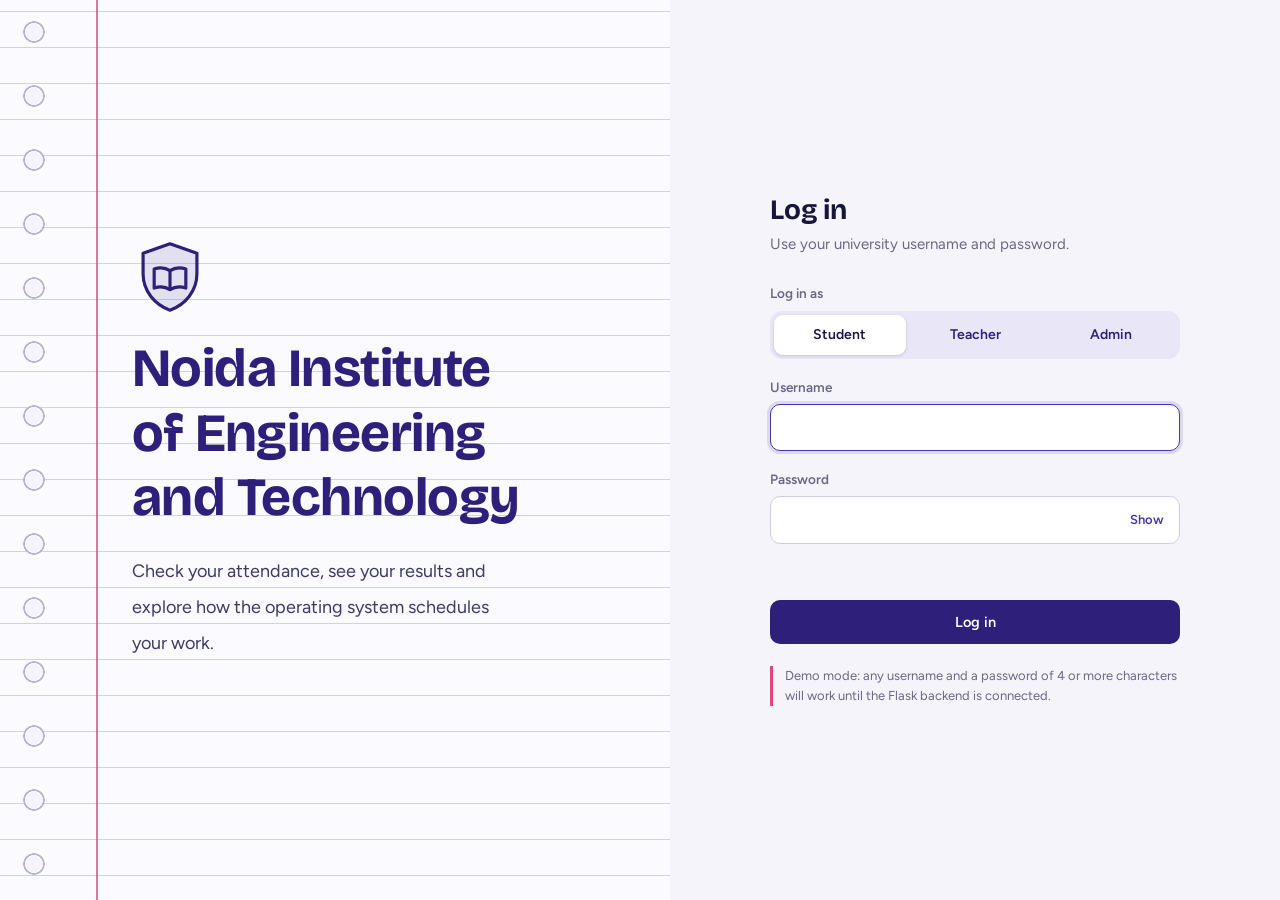
<file: index.html>
<!DOCTYPE html>
<html lang="en">
<head>
<meta charset="UTF-8">
<meta name="viewport" content="width=device-width, initial-scale=1">
<link rel="preconnect" href="https://fonts.googleapis.com">
<link rel="preconnect" href="https://fonts.gstatic.com" crossorigin>
<link href="https://fonts.googleapis.com/css2?family=Bricolage+Grotesque:opsz,wght@12..96,600;12..96,700;12..96,800&family=Figtree:wght@400;500;600;700&display=swap" rel="stylesheet">
<link rel="stylesheet" href="style.css">
<title>Log in - Student Information System</title>
</head>
<body class="login-body" data-page="login">
  <section class="login-hero" aria-label="University">
    <div class="hero-crest" data-crest></div>
    <h1 data-uni-name>Noida Institute of Engineering and Technology</h1>
    <p>Check your attendance, see your results and explore how the operating system schedules your work.</p>
  </section>

  <section class="login-panel">
    <div class="login-card">
      <h2>Log in</h2>
      <p class="sub">Use your university username and password.</p>
      <form id="loginForm" novalidate>
        <fieldset class="role-group">
          <legend>Log in as</legend>
          <div class="roles">
            <input type="radio" name="role" id="role-student" value="student" checked><label for="role-student">Student</label>
            <input type="radio" name="role" id="role-teacher" value="teacher"><label for="role-teacher">Teacher</label>
            <input type="radio" name="role" id="role-admin" value="admin"><label for="role-admin">Admin</label>
          </div>
        </fieldset>
        <div class="field">
          <label for="username">Username</label>
          <input type="text" id="username" autocomplete="username" autofocus>
        </div>
        <div class="field">
          <label for="password">Password</label>
          <div class="pw-wrap">
            <input type="password" id="password" autocomplete="current-password">
            <button type="button" class="pw-toggle" id="pwToggle" aria-pressed="false">Show</button>
          </div>
        </div>
        <p class="form-error" id="loginError" role="alert"></p>
        <button type="submit" class="btn btn-primary btn-block">Log in</button>
      </form>
      <p class="demo-note">Demo mode: any username and a password of 4 or more characters will work until the Flask backend is connected.</p>
    </div>
  </section>
<script src="app.js"></script>
</body>
</html>
</file>
<file: style.css>
/* =========================================================
   University Student Information System - shared styles
   Design idea: the ruled notebook page from the project sketch
   (violet ink, pink margin line) carried into a clean portal.
   ========================================================= */

:root {
  --ink: #1b1547;
  --ink-2: #2d1f7a;
  --ink-3: #4536b0;
  --paper: #f5f4fb;
  --card: #ffffff;
  --line: #e3e0f1;
  --muted: #6a6885;
  --text: #17153a;
  --accent: #e0457b;
  --accent-dark: #bf2f63;
  --good: #12806f;
  --warn: #b97a06;
  --low: #c0362c;
  --radius: 12px;
  --shadow: 0 1px 2px rgba(27, 21, 71, .06), 0 6px 20px rgba(27, 21, 71, .05);
  --font-head: "Bricolage Grotesque", "Trebuchet MS", system-ui, sans-serif;
  --font-body: "Figtree", "Segoe UI", system-ui, -apple-system, sans-serif;
}

*, *::before, *::after { box-sizing: border-box; margin: 0; padding: 0; }
[hidden] { display: none !important; }
html { -webkit-text-size-adjust: 100%; }
body {
  font-family: var(--font-body);
  font-size: 15px;
  line-height: 1.55;
  color: var(--text);
  background: var(--paper);
}
h1, h2, h3 { font-family: var(--font-head); font-weight: 700; line-height: 1.2; letter-spacing: -.01em; }
a { color: inherit; text-decoration: none; }
button, input, select { font: inherit; color: inherit; }
button { cursor: pointer; }
.ico { width: 20px; height: 20px; flex: none; }
:focus-visible { outline: 3px solid rgba(69, 54, 176, .45); outline-offset: 2px; border-radius: 6px; }

/* ---------- Buttons ---------- */
.btn {
  display: inline-flex; align-items: center; justify-content: center; gap: 8px;
  padding: 10px 18px; border-radius: 10px; border: 1px solid transparent;
  font-weight: 600; font-size: 14.5px; transition: background .15s, border-color .15s, transform .05s;
}
.btn:active { transform: translateY(1px); }
.btn:disabled { opacity: .5; cursor: not-allowed; }
.btn-primary { background: var(--ink-2); color: #fff; }
.btn-primary:hover:not(:disabled) { background: var(--ink-3); }
.btn-accent { background: var(--accent); color: #fff; }
.btn-accent:hover:not(:disabled) { background: var(--accent-dark); }
.btn-soft { background: #ebe8fa; color: var(--ink-2); }
.btn-soft:hover:not(:disabled) { background: #dfdbf5; }
.btn-ghost { background: transparent; border-color: var(--line); color: var(--text); }
.btn-ghost:hover:not(:disabled) { background: #efedf9; }
.btn-block { width: 100%; }
.btn-back { margin-top: 24px; }

/* ---------- Forms ---------- */
.field { display: flex; flex-direction: column; gap: 6px; }
.field label, .controls label { font-size: 13.5px; font-weight: 600; color: var(--muted); }
input[type="text"], input[type="email"], input[type="tel"], input[type="password"], input[type="number"], select {
  width: 100%; padding: 11px 13px; background: #fff; border: 1px solid #cfcbe6; border-radius: 10px;
  transition: border-color .15s, box-shadow .15s;
}
input:focus, select:focus { outline: none; border-color: var(--ink-3); box-shadow: 0 0 0 3px rgba(69, 54, 176, .15); }
input[readonly] { background: #f3f2fa; color: #4c4a6b; border-color: var(--line); }
.form-error { color: var(--low); font-size: 14px; min-height: 20px; }
.hint { color: var(--muted); font-size: 13.5px; margin-top: 10px; }

/* ---------- Login ---------- */
.login-body { min-height: 100vh; display: grid; grid-template-columns: 1.1fr 1fr; }

.login-hero {
  position: relative; overflow: hidden; color: var(--ink);
  padding: 64px 56px 64px 132px; display: flex; flex-direction: column; justify-content: center; gap: 22px;
  background-color: #fbfaff;
  background-image:
    radial-gradient(circle at 34px 32px, var(--paper) 0 9px, #b9b3dc 9px 10.5px, transparent 11px),
    repeating-linear-gradient(to bottom, transparent 0 35px, #cdd2f2 35px 36px);
  background-size: 68px 64px, auto;
  background-repeat: repeat-y, repeat;
  background-position: 0 0, 0 12px;
}
.login-hero::before { /* the pink margin line from the notebook */
  content: ""; position: absolute; top: 0; bottom: 0; left: 96px; width: 2px; background: var(--accent); opacity: .75;
}
.hero-crest { width: 76px; height: 76px; color: var(--ink-2); }
.hero-crest svg { width: 100%; height: 100%; }
.login-hero h1 { font-size: clamp(34px, 4.2vw, 54px); color: var(--ink-2); max-width: 12ch; }
.login-hero p { font-size: 18px; max-width: 32ch; color: #3d3a66; line-height: 36px; }

.login-panel { display: flex; align-items: center; justify-content: center; padding: 40px 24px; background: var(--paper); }
.login-card { width: 100%; max-width: 410px; }
.login-card h2 { font-size: 28px; margin-bottom: 6px; }
.login-card .sub { color: var(--muted); margin-bottom: 26px; }
.login-card form { display: flex; flex-direction: column; gap: 18px; }

.role-group { border: 0; }
.role-group legend { font-size: 13.5px; font-weight: 600; color: var(--muted); margin-bottom: 8px; padding: 0; }
.roles { display: grid; grid-template-columns: repeat(3, 1fr); background: #e9e6f8; border-radius: 12px; padding: 4px; gap: 4px; }
.roles input { position: absolute; opacity: 0; pointer-events: none; }
.roles label {
  text-align: center; padding: 9px 6px; border-radius: 9px; font-weight: 600; font-size: 14px; color: var(--ink-2); cursor: pointer;
  transition: background .15s, color .15s;
}
.roles input:checked + label { background: #fff; box-shadow: 0 1px 3px rgba(27, 21, 71, .18); color: var(--ink); }
.roles input:focus-visible + label { outline: 3px solid rgba(69, 54, 176, .45); }

.pw-wrap { position: relative; }
.pw-wrap input { padding-right: 68px; }
.pw-toggle {
  position: absolute; right: 6px; top: 50%; transform: translateY(-50%);
  background: none; border: 0; padding: 6px 10px; font-size: 13px; font-weight: 600; color: var(--ink-3); border-radius: 8px;
}
.pw-toggle:hover { background: #efedf9; }
.demo-note { margin-top: 22px; font-size: 13px; color: var(--muted); border-left: 3px solid var(--accent); padding-left: 12px; }

/* ---------- App shell ---------- */
.app { display: grid; grid-template-columns: 252px 1fr; min-height: 100vh; }
.sidebar {
  position: sticky; top: 0; height: 100vh; background: var(--ink); color: #dcd9f5;
  display: flex; flex-direction: column; padding: 22px 14px; z-index: 30;
}
.brand { display: flex; align-items: center; gap: 12px; padding: 4px 8px 22px; border-bottom: 1px solid rgba(255, 255, 255, .1); margin-bottom: 16px; }
.brand .crest { width: 38px; height: 38px; color: #fff; flex: none; }
.brand .crest svg { width: 100%; height: 100%; }
.brand strong { display: block; font-family: var(--font-head); font-size: 16px; color: #fff; line-height: 1.2; }
.brand small { font-size: 12.5px; color: #a8a4d6; }
.sidebar nav { display: flex; flex-direction: column; gap: 4px; flex: 1; }
.nav-link { display: flex; align-items: center; gap: 12px; padding: 11px 12px; border-radius: 10px; font-weight: 500; color: #c9c5ee; position: relative; }
.nav-link:hover { background: rgba(255, 255, 255, .07); color: #fff; }
.nav-link.active { background: rgba(255, 255, 255, .12); color: #fff; }
.nav-link.active::before { content: ""; position: absolute; left: -14px; top: 9px; bottom: 9px; width: 4px; border-radius: 0 4px 4px 0; background: var(--accent); }
.sidebar-foot .btn-ghost { border-color: rgba(255, 255, 255, .2); color: #dcd9f5; }
.sidebar-foot .btn-ghost:hover { background: rgba(255, 255, 255, .08); }

.main { min-width: 0; display: flex; flex-direction: column; }
.topbar {
  display: flex; align-items: center; gap: 14px; padding: 16px 32px; background: rgba(245, 244, 251, .92);
  backdrop-filter: blur(6px); position: sticky; top: 0; z-index: 20; border-bottom: 1px solid var(--line);
}
.page-title { font-size: 22px; flex: 1; }
.menu-btn { display: none; background: #fff; border: 1px solid var(--line); border-radius: 10px; width: 42px; height: 42px; align-items: center; justify-content: center; }
.user-chip { display: flex; align-items: center; gap: 10px; }
.user-chip strong { display: block; font-size: 14px; line-height: 1.2; }
.user-chip small { color: var(--muted); font-size: 12.5px; }
.avatar {
  width: 38px; height: 38px; border-radius: 50%; background: var(--ink-2); color: #fff; display: grid; place-items: center;
  font-family: var(--font-head); font-weight: 700; font-size: 14px; flex: none;
}
.avatar.lg { width: 76px; height: 76px; font-size: 26px; }
.content { padding: 28px 32px 48px; max-width: 1120px; width: 100%; }
.scrim { display: none; }

/* ---------- Generic blocks ---------- */
.card { background: var(--card); border: 1px solid var(--line); border-radius: var(--radius); box-shadow: var(--shadow); padding: 24px; margin-bottom: 20px; }
.card-head { display: flex; align-items: center; justify-content: space-between; gap: 12px; flex-wrap: wrap; margin-bottom: 16px; }
.card-head h2 { font-size: 19px; }
.row-actions { display: flex; gap: 8px; flex-wrap: wrap; }

.table-wrap { overflow-x: auto; }
.table { width: 100%; border-collapse: collapse; min-width: 420px; }
.table th { text-align: left; font-size: 13.5px; font-weight: 600; color: var(--muted); padding: 10px 12px; border-bottom: 2px solid var(--line); white-space: nowrap; }
.table td { padding: 12px; border-bottom: 1px solid var(--line); vertical-align: middle; }
.table tbody tr:last-child td { border-bottom: 0; }
.table td.num, .table th.num { text-align: right; font-variant-numeric: tabular-nums; }
.table tfoot td { font-weight: 700; background: #f5f4fb; border-top: 2px solid var(--line); }
.table input[type="number"] { width: 84px; padding: 7px 9px; }

.badge { display: inline-block; padding: 3px 10px; border-radius: 99px; font-size: 12.5px; font-weight: 600; background: #ebe8fa; color: var(--ink-2); }
.badge.good { background: #d9f2ec; color: #0b6255; }
.badge.warn { background: #faecc9; color: #7d5203; }
.badge.low { background: #fbdcd8; color: #99271d; }

.bar { height: 9px; border-radius: 99px; background: #ece9f7; overflow: hidden; min-width: 120px; }
.bar > span { display: block; height: 100%; border-radius: inherit; }
.bar .good { background: var(--good); }
.bar .warn { background: #d9960f; }
.bar .low { background: var(--low); }
.bar-cell { display: flex; align-items: center; gap: 12px; }
.bar-cell .bar { flex: 1; }

/* ---------- Dashboard ---------- */
.welcome h2 { font-size: clamp(26px, 3.4vw, 36px); }
.welcome p { color: var(--muted); margin-top: 6px; }
.stat-strip {
  display: grid; grid-template-columns: repeat(4, 1fr); margin: 26px 0 30px; background: var(--card);
  border: 1px solid var(--line); border-radius: var(--radius); box-shadow: var(--shadow);
}
.stat { padding: 18px 22px; border-right: 1px solid var(--line); }
.stat:last-child { border-right: 0; }
.stat span { display: block; color: var(--muted); font-size: 13.5px; font-weight: 500; }
.stat strong { font-family: var(--font-head); font-size: 26px; }

.tiles { display: grid; grid-template-columns: repeat(2, 1fr); gap: 16px; }
.tile {
  display: flex; align-items: center; gap: 18px; padding: 20px 22px; background: var(--card);
  border: 1px solid var(--line); border-radius: var(--radius); box-shadow: var(--shadow);
  transition: border-color .15s, box-shadow .15s;
}
.tile:hover { border-color: var(--ink-3); box-shadow: 0 6px 22px rgba(69, 54, 176, .14); }
.tile-icon { width: 52px; height: 52px; border-radius: 14px; background: #ebe8fa; color: var(--ink-2); display: grid; place-items: center; flex: none; }
.tile-icon .ico { width: 26px; height: 26px; }
.tile.os { background: var(--ink-2); border-color: var(--ink-2); color: #fff; }
.tile.os p { color: #cdc8f3; }
.tile.os .tile-icon { background: rgba(255, 255, 255, .14); color: #fff; }
.tile h3 { font-size: 18px; }
.tile p { color: var(--muted); font-size: 14px; margin-top: 2px; }

/* ---------- Profile ---------- */
.profile-head { display: flex; align-items: center; gap: 20px; margin-bottom: 26px; padding-bottom: 22px; border-bottom: 1px solid var(--line); }
.profile-head h2 { font-size: 24px; }
.profile-head p { color: var(--muted); }
.profile-grid { display: grid; grid-template-columns: repeat(2, 1fr); gap: 18px 24px; }
.profile-actions { display: flex; gap: 10px; margin-top: 26px; flex-wrap: wrap; }
.toast { margin-top: 14px; color: var(--good); font-weight: 600; min-height: 22px; }

/* ---------- Courses ---------- */
.course-grid { display: grid; grid-template-columns: repeat(auto-fill, minmax(230px, 1fr)); gap: 16px; }
.course {
  background: var(--card); border: 1px solid var(--line); border-radius: var(--radius); padding: 20px; box-shadow: var(--shadow);
  border-top: 5px solid var(--c, var(--ink-2));
}
.course .code { font-family: var(--font-head); font-size: 30px; font-weight: 800; color: var(--c, var(--ink-2)); }
.course h3 { font-size: 16px; margin: 4px 0 10px; }
.course p { color: var(--muted); font-size: 14px; }
.course a.link { display: inline-block; margin-top: 12px; font-weight: 600; color: var(--ink-3); font-size: 14px; }
.course a.link:hover { text-decoration: underline; }

/* ---------- Results ---------- */
.summary-row { display: flex; gap: 32px; flex-wrap: wrap; margin-bottom: 18px; }
.summary-row div span { display: block; font-size: 13.5px; color: var(--muted); }
.summary-row div strong { font-family: var(--font-head); font-size: 28px; }

/* ---------- OS process ---------- */
/* .tabs { display: inline-flex; gap: 4px; background: #e9e6f8; padding: 4px; border-radius: 12px; margin-bottom: 20px; flex-wrap: wrap; }
.tab { background: none; border: 0; padding: 9px 18px; border-radius: 9px; font-weight: 600; color: var(--ink-2); }
.tab.active { background: #fff; box-shadow: 0 1px 3px rgba(27, 21, 71, .18); color: var(--ink); }
.tab-panel { display: none; }
.tab-panel.active { display: block; }

.dot { display: inline-block; width: 11px; height: 11px; border-radius: 50%; margin-right: 8px; vertical-align: middle; }
.icon-btn { background: none; border: 0; color: var(--muted); font-size: 16px; padding: 6px 9px; border-radius: 8px; }
.icon-btn:hover { background: #fbdcd8; color: var(--low); }

.controls { display: flex; flex-wrap: wrap; gap: 14px; align-items: flex-end; margin-top: 18px; }
.controls label { display: flex; flex-direction: column; gap: 6px; }
.controls select { min-width: 260px; }
.controls input[type="number"] { width: 110px; }

.metrics { display: grid; grid-template-columns: repeat(5, 1fr); gap: 12px; margin-bottom: 8px; }
.metric { background: #f5f4fb; border-radius: 10px; padding: 14px 16px; }
.metric span { display: block; font-size: 13px; color: var(--muted); }
.metric strong { font-family: var(--font-head); font-size: 22px; }

.gantt-scroll { overflow-x: auto; padding: 22px 18px 38px; }
.gantt-track { position: relative; height: 58px; display: flex; }
.seg {
  position: relative; height: 100%; display: flex; align-items: center; justify-content: center;
  color: #fff; font-weight: 700; font-size: 14px; border-right: 2px solid var(--card); transition: opacity .25s; overflow: visible;
}
.seg:first-child { border-radius: 8px 0 0 8px; }
.seg:nth-last-child(2) { border-right: 0; border-radius: 0 8px 8px 0; }
.seg.idle { background: repeating-linear-gradient(45deg, #e3dff3, #e3dff3 6px, #efedf9 6px, #efedf9 12px); color: var(--muted); font-weight: 500; }
.seg.future { opacity: .22; }
.tick { position: absolute; bottom: -25px; left: 0; transform: translateX(-50%); font-size: 12px; color: var(--muted); font-variant-numeric: tabular-nums; }
.tick.end { left: 100%; }
.playhead { position: absolute; top: -12px; bottom: -12px; width: 2px; margin-left: -1px; background: var(--accent); transition: left .3s linear; pointer-events: none; }
.playhead::after { content: ""; position: absolute; top: -2px; left: -5px; width: 12px; height: 12px; border-radius: 50%; background: var(--accent); }

.player { display: flex; align-items: center; gap: 10px; flex-wrap: wrap; margin-top: 8px; }
.player input[type="range"] { flex: 1; min-width: 160px; accent-color: var(--ink-3); }
.clock { font-variant-numeric: tabular-nums; font-weight: 700; min-width: 92px; }

.live { display: grid; grid-template-columns: 200px 1fr 1fr; gap: 16px; margin-top: 20px; }
.live > div { background: #f5f4fb; border-radius: 10px; padding: 14px 16px; min-height: 84px; }
.live h3 { font-size: 13.5px; font-weight: 600; color: var(--muted); font-family: var(--font-body); margin-bottom: 10px; }
.chips { display: flex; gap: 8px; flex-wrap: wrap; }
.chip { padding: 5px 12px; border-radius: 8px; color: #fff; font-weight: 700; font-size: 13.5px; }
.chip.empty { background: none; color: var(--muted); font-weight: 500; padding-left: 0; } */

/* ---------- Synchronization ---------- */
/* .sync-grid { display: grid; grid-template-columns: 190px 1fr 190px; gap: 20px; align-items: stretch; margin: 6px 0 18px; }
.actor { background: #f5f4fb; border-radius: 12px; padding: 18px; display: flex; flex-direction: column; gap: 12px; align-items: flex-start; }
.actor h3 { font-size: 17px; }
.buffer { display: grid; grid-template-columns: repeat(5, 1fr); gap: 8px; }
.slot {
  aspect-ratio: 1 / 1; max-height: 84px; border: 2px dashed #bdb8de; border-radius: 12px; display: grid; place-items: center;
  font-family: var(--font-head); font-weight: 700; font-size: 20px; color: var(--muted); background: #fff;
}
.slot.filled { border: 2px solid var(--ink-3); background: var(--ink-2); color: #fff; }
.sems { display: grid; grid-template-columns: repeat(3, 1fr); gap: 10px; margin-top: 12px; }
.sem { border: 1px solid var(--line); border-radius: 10px; padding: 10px 14px; text-align: center; }
.sem span { display: block; font-size: 13px; color: var(--muted); }
.sem strong { font-family: var(--font-head); font-size: 24px; }
.log { margin-top: 18px; max-height: 240px; overflow-y: auto; background: #17153a; color: #d7d4f4; border-radius: 12px; padding: 14px 16px; font-family: ui-monospace, "SFMono-Regular", Consolas, monospace; font-size: 13px; line-height: 1.7; }
.log .warn { color: #ffcf6b; }
.log .ok { color: #7fe0c8; } */

/* ---------- Responsive ---------- */
@media (max-width: 980px) {
  .login-body { grid-template-columns: 1fr; }
  .login-hero { padding: 40px 28px 40px 100px; min-height: 260px; }
  .login-hero::before { left: 70px; }
  .login-hero p { display: none; }
  .metrics { grid-template-columns: repeat(2, 1fr); }
  .live { grid-template-columns: 1fr; }
  .sync-grid { grid-template-columns: 1fr; }
  .actor { flex-direction: row; align-items: center; flex-wrap: wrap; }
}
@media (max-width: 860px) {
  .app { grid-template-columns: 1fr; }
  .sidebar { position: fixed; left: 0; top: 0; width: 270px; transform: translateX(-100%); transition: transform .25s; }
  .sidebar.open { transform: none; }
  .scrim.show { display: block; position: fixed; inset: 0; background: rgba(23, 21, 58, .5); z-index: 25; }
  .menu-btn { display: inline-flex; }
  .topbar { padding: 12px 16px; }
  .content { padding: 20px 16px 40px; }
  .user-chip div { display: none; }
  .stat-strip { grid-template-columns: repeat(2, 1fr); }
  .stat:nth-child(2) { border-right: 0; }
  .stat:nth-child(-n+2) { border-bottom: 1px solid var(--line); }
  .tiles, .profile-grid { grid-template-columns: 1fr; }
  .card { padding: 18px; }
  .controls select { min-width: 0; width: 100%; }
}
@media (prefers-reduced-motion: reduce) {
  * { transition: none !important; animation: none !important; }
}

.sr-only { position: absolute; width: 1px; height: 1px; overflow: hidden; clip: rect(0 0 0 0); white-space: nowrap; }
</file>
